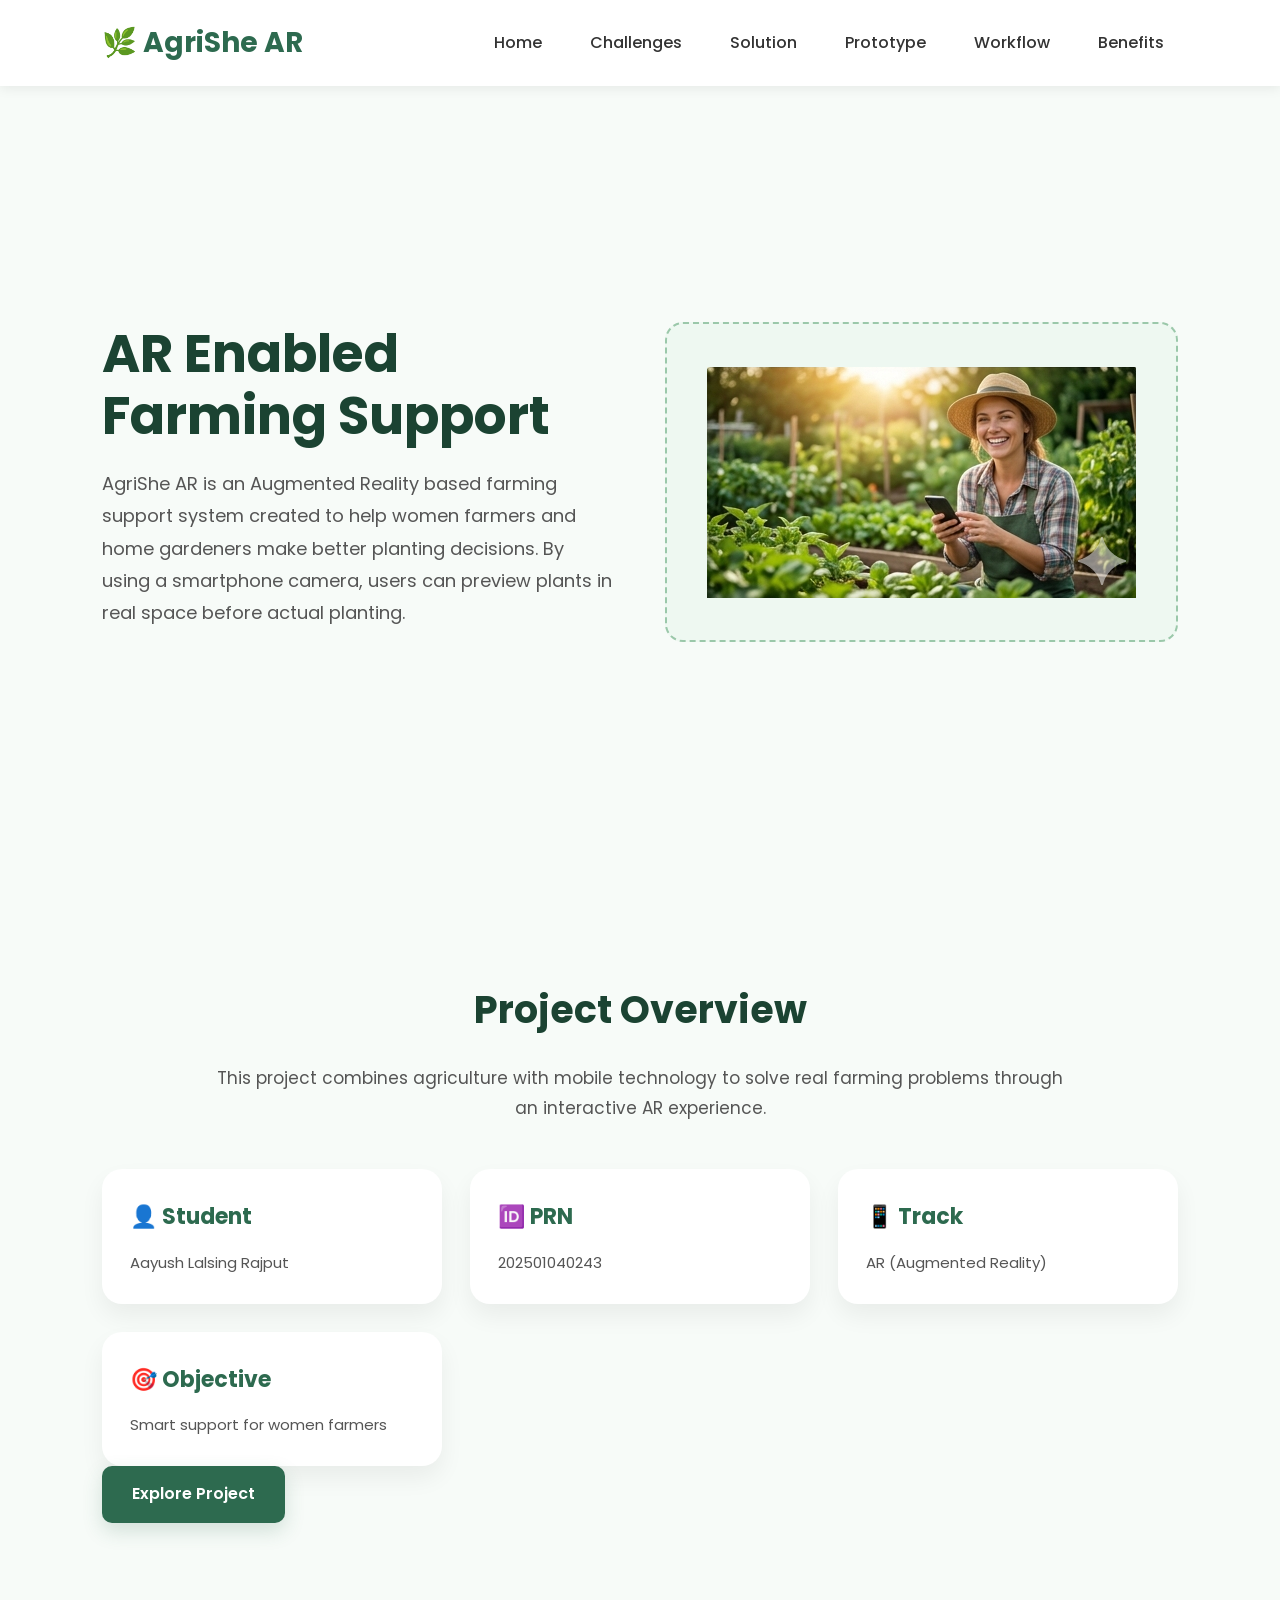
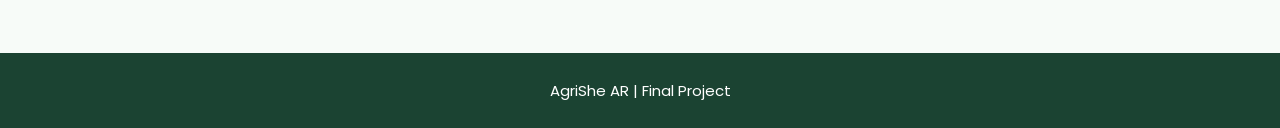
<file: index.html>
<!DOCTYPE html>
<html lang="en">

<head>
    <meta charset="UTF-8">
    <meta name="viewport" content="width=device-width, initial-scale=1.0">
    <title>AgriShe AR</title>
    <link rel="stylesheet" href="style.css">
    <link href="https://fonts.googleapis.com/css2?family=Poppins:wght@300;400;600;700&display=swap" rel="stylesheet">
</head>

<body>

    <header>
        <nav>
            <div class="logo">🌿 AgriShe AR</div>
            <ul>
                <li><a href="index.html">Home</a></li>
                <li><a href="problem.html">Challenges</a></li>
                <li><a href="solution.html">Solution</a></li>
                <li><a href="prototype.html">Prototype</a></li>
                <li><a href="working.html">Workflow</a></li>
                <li><a href="benefits.html">Benefits</a></li>
            </ul>
        </nav>
    </header>

    <section class="hero">
        <div class="left">
            <h1>AR Enabled Farming Support</h1>
            <p>
                AgriShe AR is an Augmented Reality based farming support system created to help women farmers and home
                gardeners make better planting decisions. By using a smartphone camera, users can preview plants in real
                space before actual planting.
            </p>
            
        </div>

        <div class="right">
            <div class="image-box">
                <img src="Screenshot 2026-04-20 184114.png" alt="">
              
            </div>
        </div>
    </section>

    <section class="section">
        <h2>Project Overview</h2>
        <p class="section-intro">
            This project combines agriculture with mobile technology to solve real farming problems through an
            interactive AR experience.
        </p>

        <div class="grid">
            <div class="card">
                <h3>👤 Student</h3>
                <p>Aayush Lalsing Rajput</p>
            </div>

            <div class="card">
                <h3>🆔 PRN</h3>
                <p>202501040243</p>
            </div>

            <div class="card">
                <h3>📱 Track</h3>
                <p>AR (Augmented Reality)</p>
            </div>

            <div class="card">
                <h3>🎯 Objective</h3>
                <p>Smart support for women farmers</p>
            </div>
        </div>
          <a href="problem.html" class="btn">Explore Project</a>
    </section>

    <footer>
        <p>AgriShe AR | Final Project</p>
    </footer>

</body>

</html>
</file>
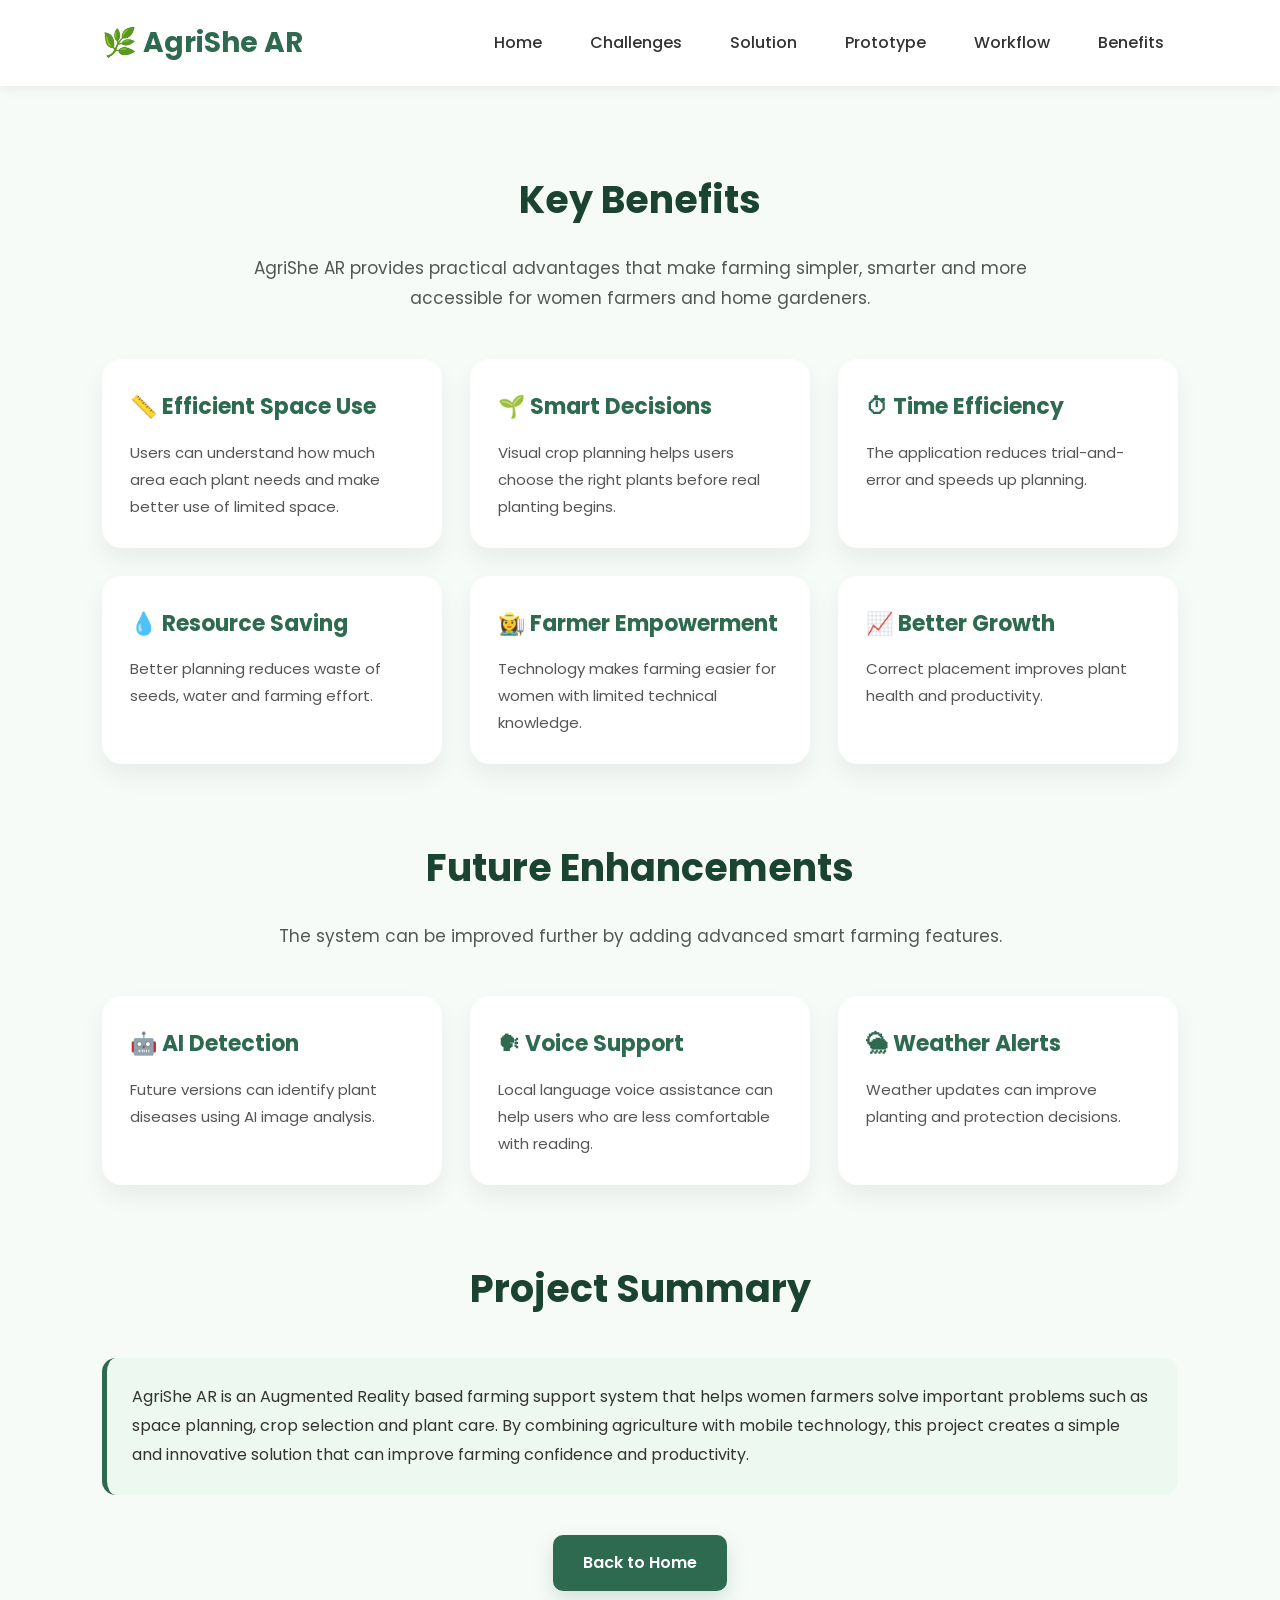
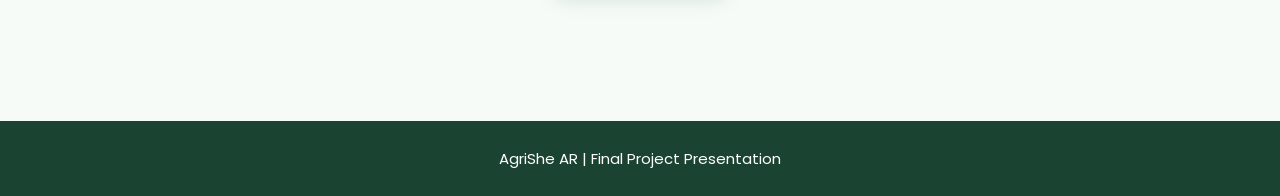
<file: benefits.html>
<!DOCTYPE html>
<html lang="en">
<head>
<meta charset="UTF-8">
<meta name="viewport" content="width=device-width, initial-scale=1.0">
<title>AgriShe AR - Benefits</title>
<link rel="stylesheet" href="style.css">
<link href="https://fonts.googleapis.com/css2?family=Poppins:wght@300;400;600;700&display=swap" rel="stylesheet">
</head>
<body>

<header>
<nav>
<div class="logo">🌿 AgriShe AR</div>
<ul>
<li><a href="index.html">Home</a></li>
<li><a href="problem.html">Challenges</a></li>
<li><a href="solution.html">Solution</a></li>
<li><a href="prototype.html">Prototype</a></li>
<li><a href="working.html">Workflow</a></li>
<li><a href="benefits.html">Benefits</a></li>
</ul>
</nav>
</header>

<section class="section">

<h2>Key Benefits</h2>
<p class="section-intro">
AgriShe AR provides practical advantages that make farming simpler, smarter and more accessible for women farmers and home gardeners.
</p>

<div class="grid">

<div class="card">
<h3>📏 Efficient Space Use</h3>
<p>
Users can understand how much area each plant needs and make better use of limited space.
</p>
</div>

<div class="card">
<h3>🌱 Smart Decisions</h3>
<p>
Visual crop planning helps users choose the right plants before real planting begins.
</p>
</div>

<div class="card">
<h3>⏱ Time Efficiency</h3>
<p>
The application reduces trial-and-error and speeds up planning.
</p>
</div>

<div class="card">
<h3>💧 Resource Saving</h3>
<p>
Better planning reduces waste of seeds, water and farming effort.
</p>
</div>

<div class="card">
<h3>👩‍🌾 Farmer Empowerment</h3>
<p>
Technology makes farming easier for women with limited technical knowledge.
</p>
</div>

<div class="card">
<h3>📈 Better Growth</h3>
<p>
Correct placement improves plant health and productivity.
</p>
</div>

</div>

<h2 style="margin-top:70px;">Future Enhancements</h2>
<p class="section-intro">
The system can be improved further by adding advanced smart farming features.
</p>

<div class="grid">

<div class="card">
<h3>🤖 AI Detection</h3>
<p>
Future versions can identify plant diseases using AI image analysis.
</p>
</div>

<div class="card">
<h3>🗣 Voice Support</h3>
<p>
Local language voice assistance can help users who are less comfortable with reading.
</p>
</div>

<div class="card">
<h3>🌦 Weather Alerts</h3>
<p>
Weather updates can improve planting and protection decisions.
</p>
</div>

</div>

<h2 style="margin-top:70px;">Project Summary</h2>

<div class="highlight">
AgriShe AR is an Augmented Reality based farming support system that helps women farmers solve important problems such as space planning, crop selection and plant care. By combining agriculture with mobile technology, this project creates a simple and innovative solution that can improve farming confidence and productivity.
</div>

<div style="text-align:center; margin-top:40px;">
<a href="index.html" class="btn">Back to Home</a>
</div>

</section>

<footer>
<p>AgriShe AR | Final Project Presentation</p>
</footer>

</body>
</html>
</file>
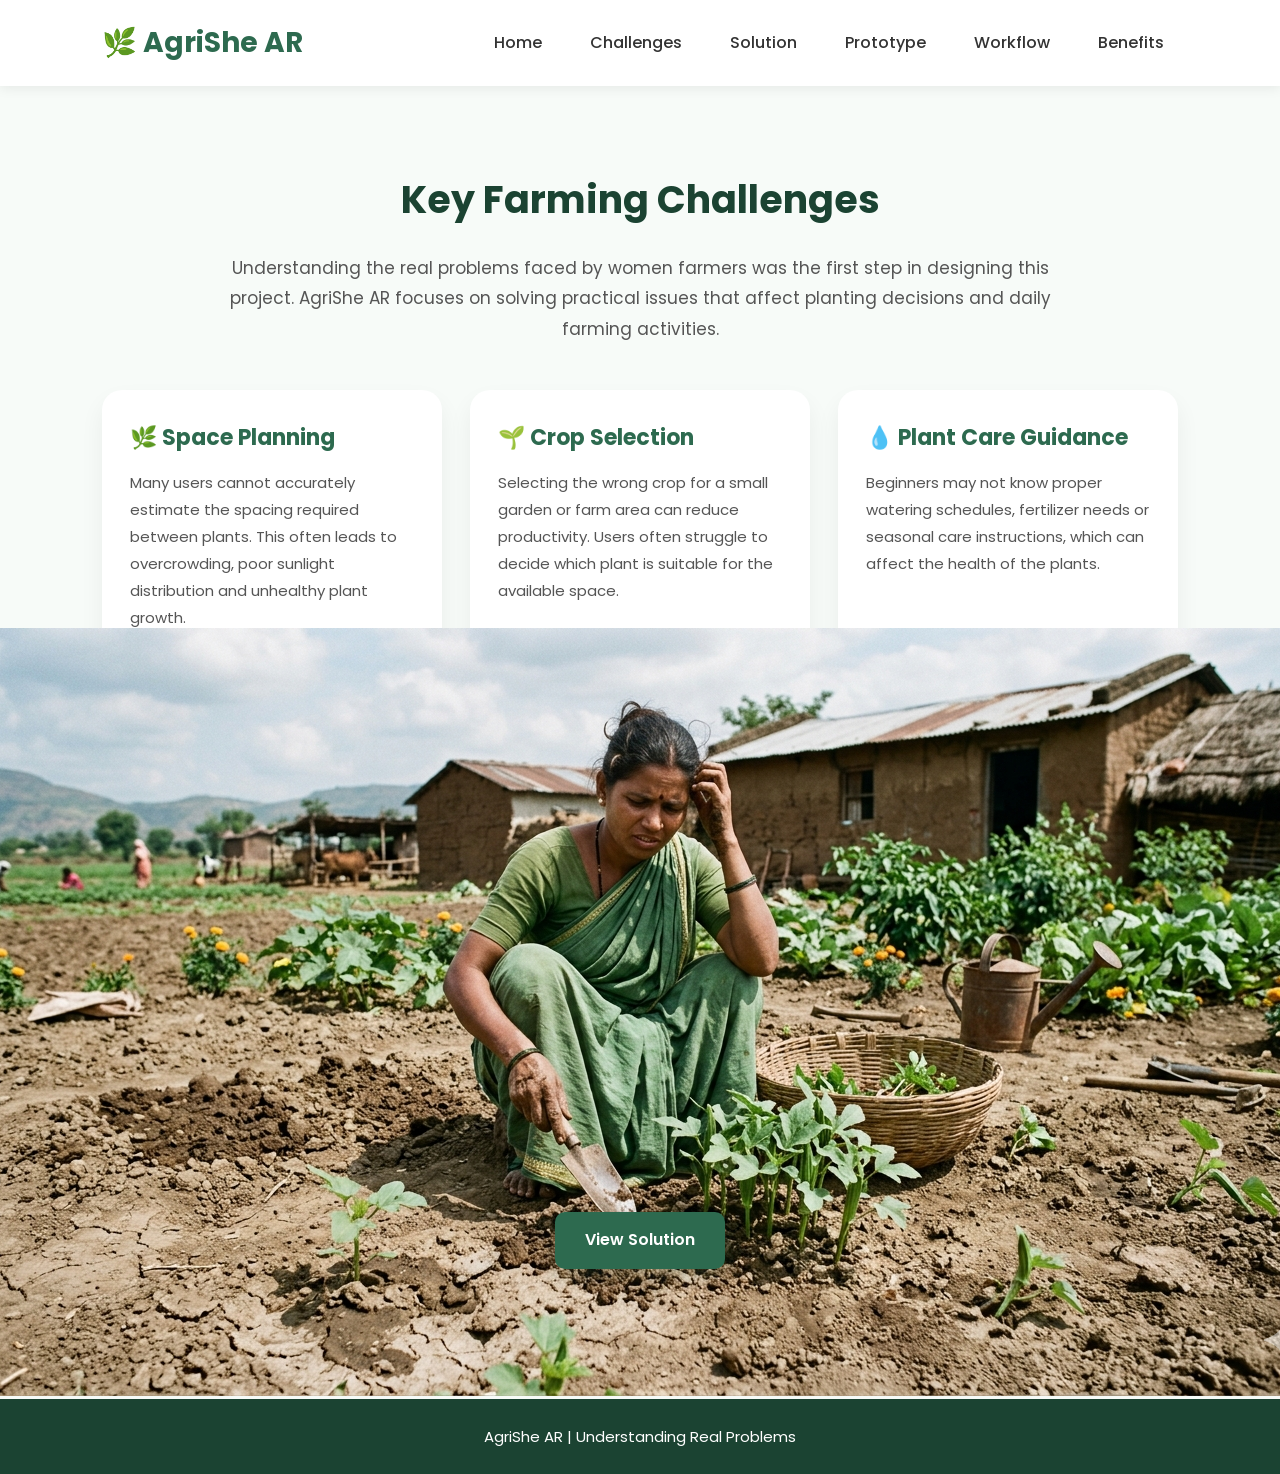
<file: problem.html>
<!DOCTYPE html>
<html lang="en">
<head>
<meta charset="UTF-8">
<meta name="viewport" content="width=device-width, initial-scale=1.0">
<title>AgriShe AR - Challenges</title>
<link rel="stylesheet" href="style.css">
<link href="https://fonts.googleapis.com/css2?family=Poppins:wght@300;400;600;700&display=swap" rel="stylesheet">
</head>
<body>

<header>
<nav>
<div class="logo">🌿 AgriShe AR</div>
<ul>
<li><a href="index.html">Home</a></li>
<li><a href="problem.html">Challenges</a></li>
<li><a href="solution.html">Solution</a></li>
<li><a href="prototype.html">Prototype</a></li>
<li><a href="working.html">Workflow</a></li>
<li><a href="benefits.html">Benefits</a></li>
</ul>
</nav>
</header>

<section class="section">

<h2>Key Farming Challenges</h2>
<p class="section-intro">
Understanding the real problems faced by women farmers was the first step in designing this project. AgriShe AR focuses on solving practical issues that affect planting decisions and daily farming activities.
</p>

<div class="grid">

<div class="card">
<h3>🌿 Space Planning</h3>
<p>
Many users cannot accurately estimate the spacing required between plants. This often leads to overcrowding, poor sunlight distribution and unhealthy plant growth.
</p>
</div>

<div class="card">
<h3>🌱 Crop Selection</h3>
<p>
Selecting the wrong crop for a small garden or farm area can reduce productivity. Users often struggle to decide which plant is suitable for the available space.
</p>
</div>

<div class="card">
<h3>💧 Plant Care Guidance</h3>
<p>
Beginners may not know proper watering schedules, fertilizer needs or seasonal care instructions, which can affect the health of the plants.
</p>
</div>

</div>

<div class="highlight">
<b>Why this matters:</b> These challenges reduce confidence, waste resources and make farming more difficult for women who manage agricultural tasks daily.
</div>

<div class="right" style="margin-top:50px;">
<div class="image-box">
<img src="PROBLEM IMAGE (REAL STRUGGLE).png" alt="">
</div>
</div>

<div style="text-align:center; margin-top:40px;">
<a href="solution.html" class="btn">View Solution</a>
</div>

</section>

<footer>
<p>AgriShe AR | Understanding Real Problems</p>
</footer>

</body>
</html>
</file>
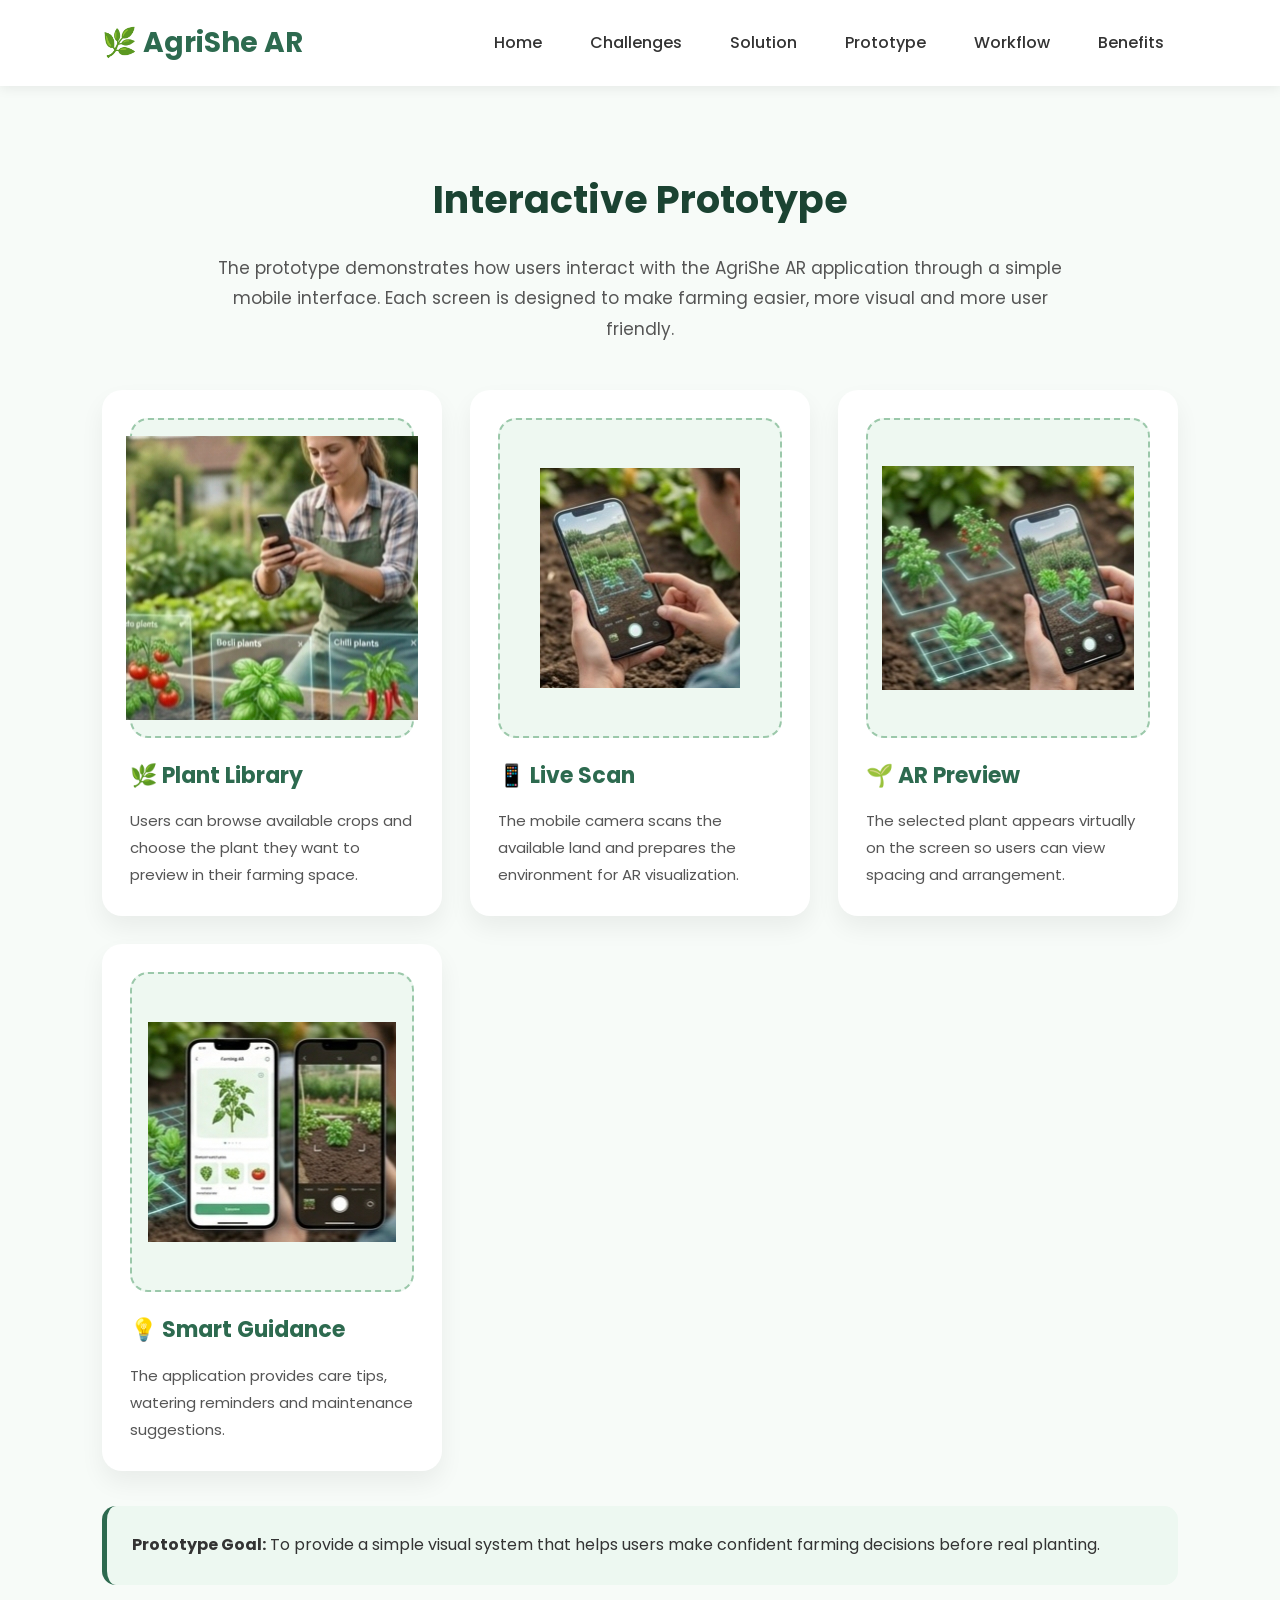
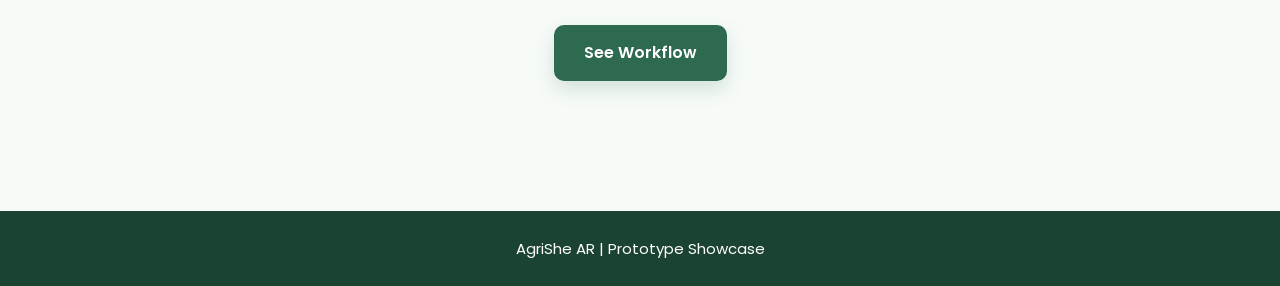
<file: prototype.html>
<!DOCTYPE html>
<html lang="en">
<head>
<meta charset="UTF-8">
<meta name="viewport" content="width=device-width, initial-scale=1.0">
<title>AgriShe AR - Prototype</title>
<link rel="stylesheet" href="style.css">
<link href="https://fonts.googleapis.com/css2?family=Poppins:wght@300;400;600;700&display=swap" rel="stylesheet">
</head>
<body>

<header>
<nav>
<div class="logo">🌿 AgriShe AR</div>
<ul>
<li><a href="index.html">Home</a></li>
<li><a href="problem.html">Challenges</a></li>
<li><a href="solution.html">Solution</a></li>
<li><a href="prototype.html">Prototype</a></li>
<li><a href="working.html">Workflow</a></li>
<li><a href="benefits.html">Benefits</a></li>
</ul>
</nav>
</header>

<section class="section">

<h2>Interactive Prototype</h2>
<p class="section-intro">
The prototype demonstrates how users interact with the AgriShe AR application through a simple mobile interface. Each screen is designed to make farming easier, more visual and more user friendly.
</p>

<div class="grid">

<div class="card">
<div class="image-box">
<img src="img1.jpeg" alt="">
</div>
<h3>🌿 Plant Library</h3>
<p>
Users can browse available crops and choose the plant they want to preview in their farming space.
</p>
</div>

<div class="card">
<div class="image-box">
<img src="img2.jpeg" alt="">
</div>
<h3>📱 Live Scan</h3>
<p>
The mobile camera scans the available land and prepares the environment for AR visualization.
</p>
</div>

<div class="card">
<div class="image-box">
<img src="img3.jpeg" alt="">
</div>
<h3>🌱 AR Preview</h3>
<p>
The selected plant appears virtually on the screen so users can view spacing and arrangement.
</p>
</div>

<div class="card">
<div class="image-box">
<img src="img4.jpeg" alt="">
</div>
<h3>💡 Smart Guidance</h3>
<p>
The application provides care tips, watering reminders and maintenance suggestions.
</p>
</div>

</div>

<div class="highlight">
<b>Prototype Goal:</b> To provide a simple visual system that helps users make confident farming decisions before real planting.
</div>

<div style="text-align:center; margin-top:40px;">
<a href="working.html" class="btn">See Workflow</a>
</div>

</section>

<footer>
<p>AgriShe AR | Prototype Showcase</p>
</footer>

</body>
</html>
</file>
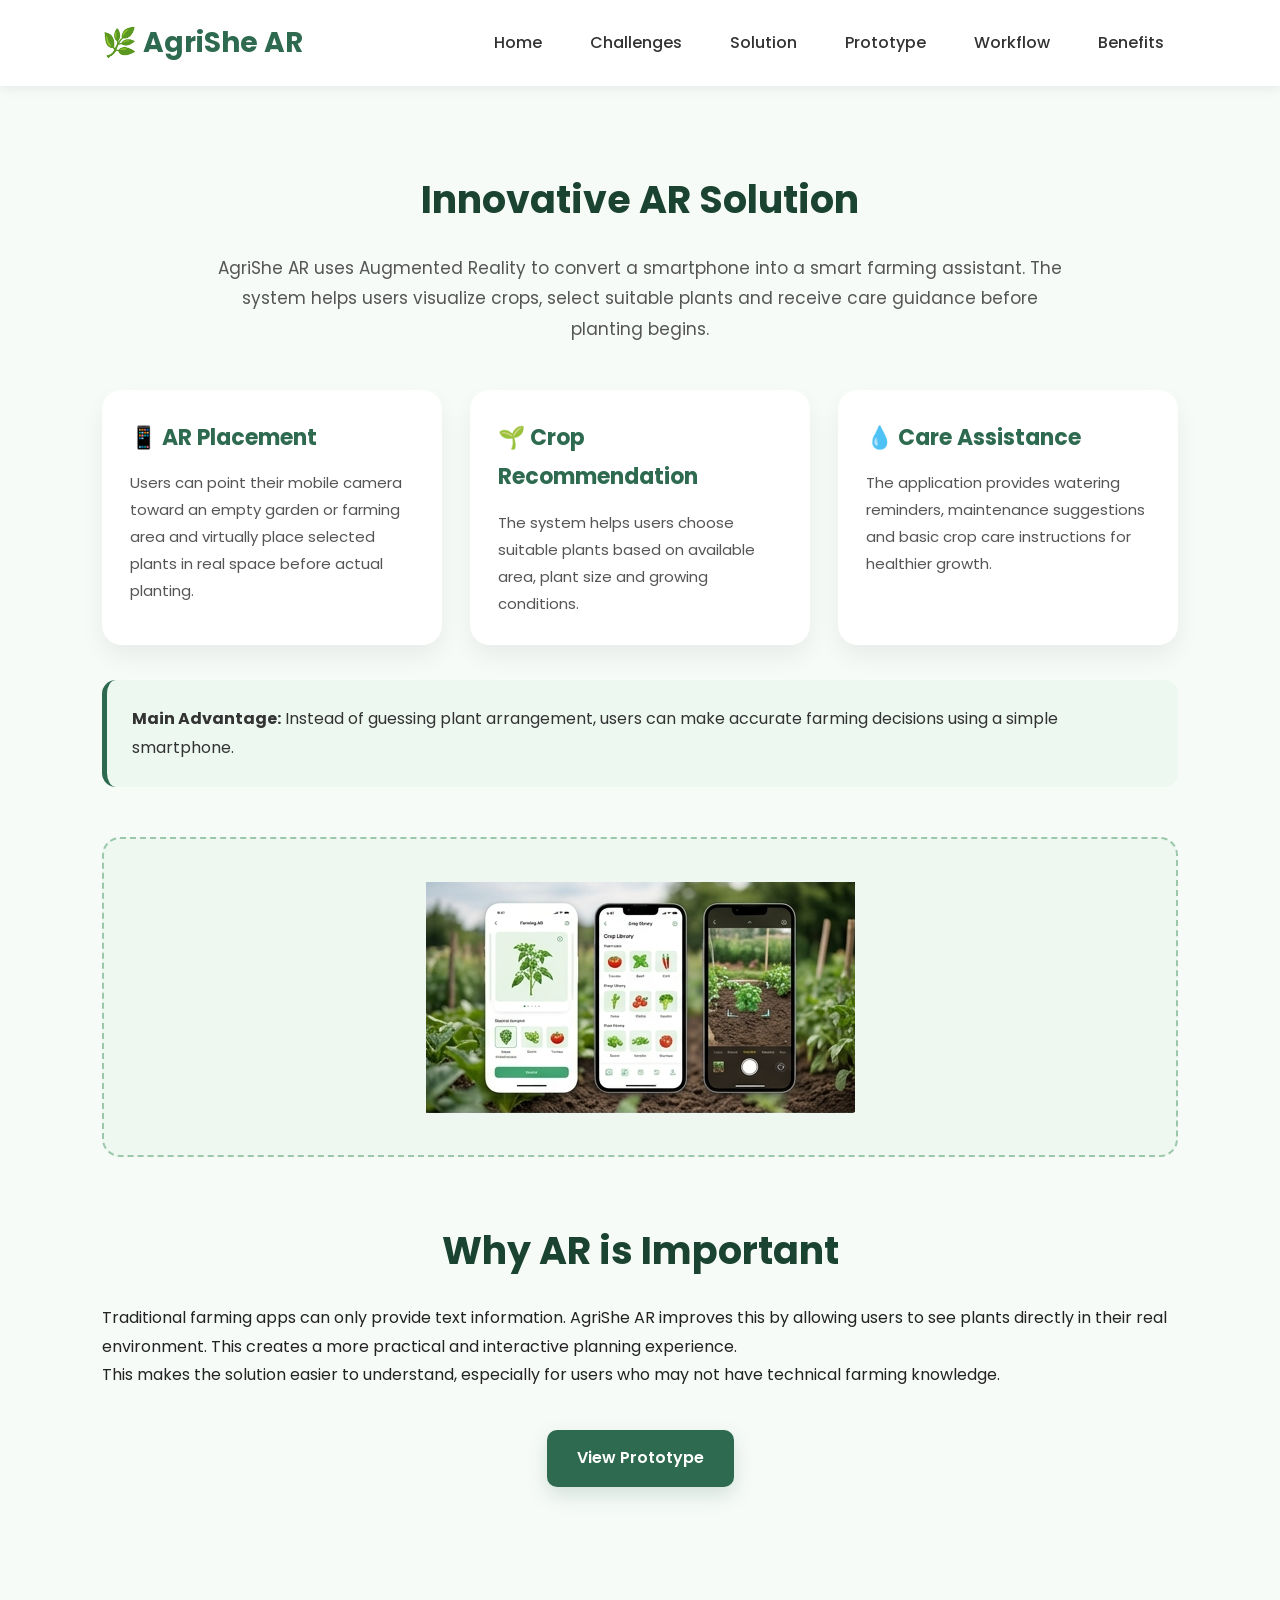
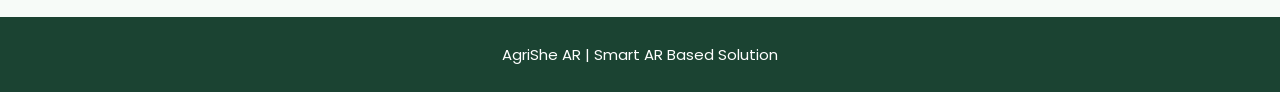
<file: solution.html>
<!DOCTYPE html>
<html lang="en">
<head>
<meta charset="UTF-8">
<meta name="viewport" content="width=device-width, initial-scale=1.0">
<title>AgriShe AR - Solution</title>
<link rel="stylesheet" href="style.css">
<link href="https://fonts.googleapis.com/css2?family=Poppins:wght@300;400;600;700&display=swap" rel="stylesheet">
</head>
<body>

<header>
<nav>
<div class="logo">🌿 AgriShe AR</div>
<ul>
<li><a href="index.html">Home</a></li>
<li><a href="problem.html">Challenges</a></li>
<li><a href="solution.html">Solution</a></li>
<li><a href="prototype.html">Prototype</a></li>
<li><a href="working.html">Workflow</a></li>
<li><a href="benefits.html">Benefits</a></li>
</ul>
</nav>
</header>

<section class="section">

<h2>Innovative AR Solution</h2>
<p class="section-intro">
AgriShe AR uses Augmented Reality to convert a smartphone into a smart farming assistant. The system helps users visualize crops, select suitable plants and receive care guidance before planting begins.
</p>

<div class="grid">

<div class="card">
<h3>📱 AR Placement</h3>
<p>
Users can point their mobile camera toward an empty garden or farming area and virtually place selected plants in real space before actual planting.
</p>
</div>

<div class="card">
<h3>🌱 Crop Recommendation</h3>
<p>
The system helps users choose suitable plants based on available area, plant size and growing conditions.
</p>
</div>

<div class="card">
<h3>💧 Care Assistance</h3>
<p>
The application provides watering reminders, maintenance suggestions and basic crop care instructions for healthier growth.
</p>
</div>

</div>

<div class="highlight">
<b>Main Advantage:</b> Instead of guessing plant arrangement, users can make accurate farming decisions using a simple smartphone.
</div>

<div class="right" style="margin-top:50px;">
<div class="image-box">
<img src="img5.png" alt="">
</div>
</div>

<h2 style="margin-top:60px;">Why AR is Important</h2>

<p>
Traditional farming apps can only provide text information. AgriShe AR improves this by allowing users to see plants directly in their real environment. This creates a more practical and interactive planning experience.
</p>

<p>
This makes the solution easier to understand, especially for users who may not have technical farming knowledge.
</p>

<div style="text-align:center; margin-top:40px;">
<a href="prototype.html" class="btn">View Prototype</a>
</div>

</section>

<footer>
<p>AgriShe AR | Smart AR Based Solution</p>
</footer>

</body>
</html>
</file>
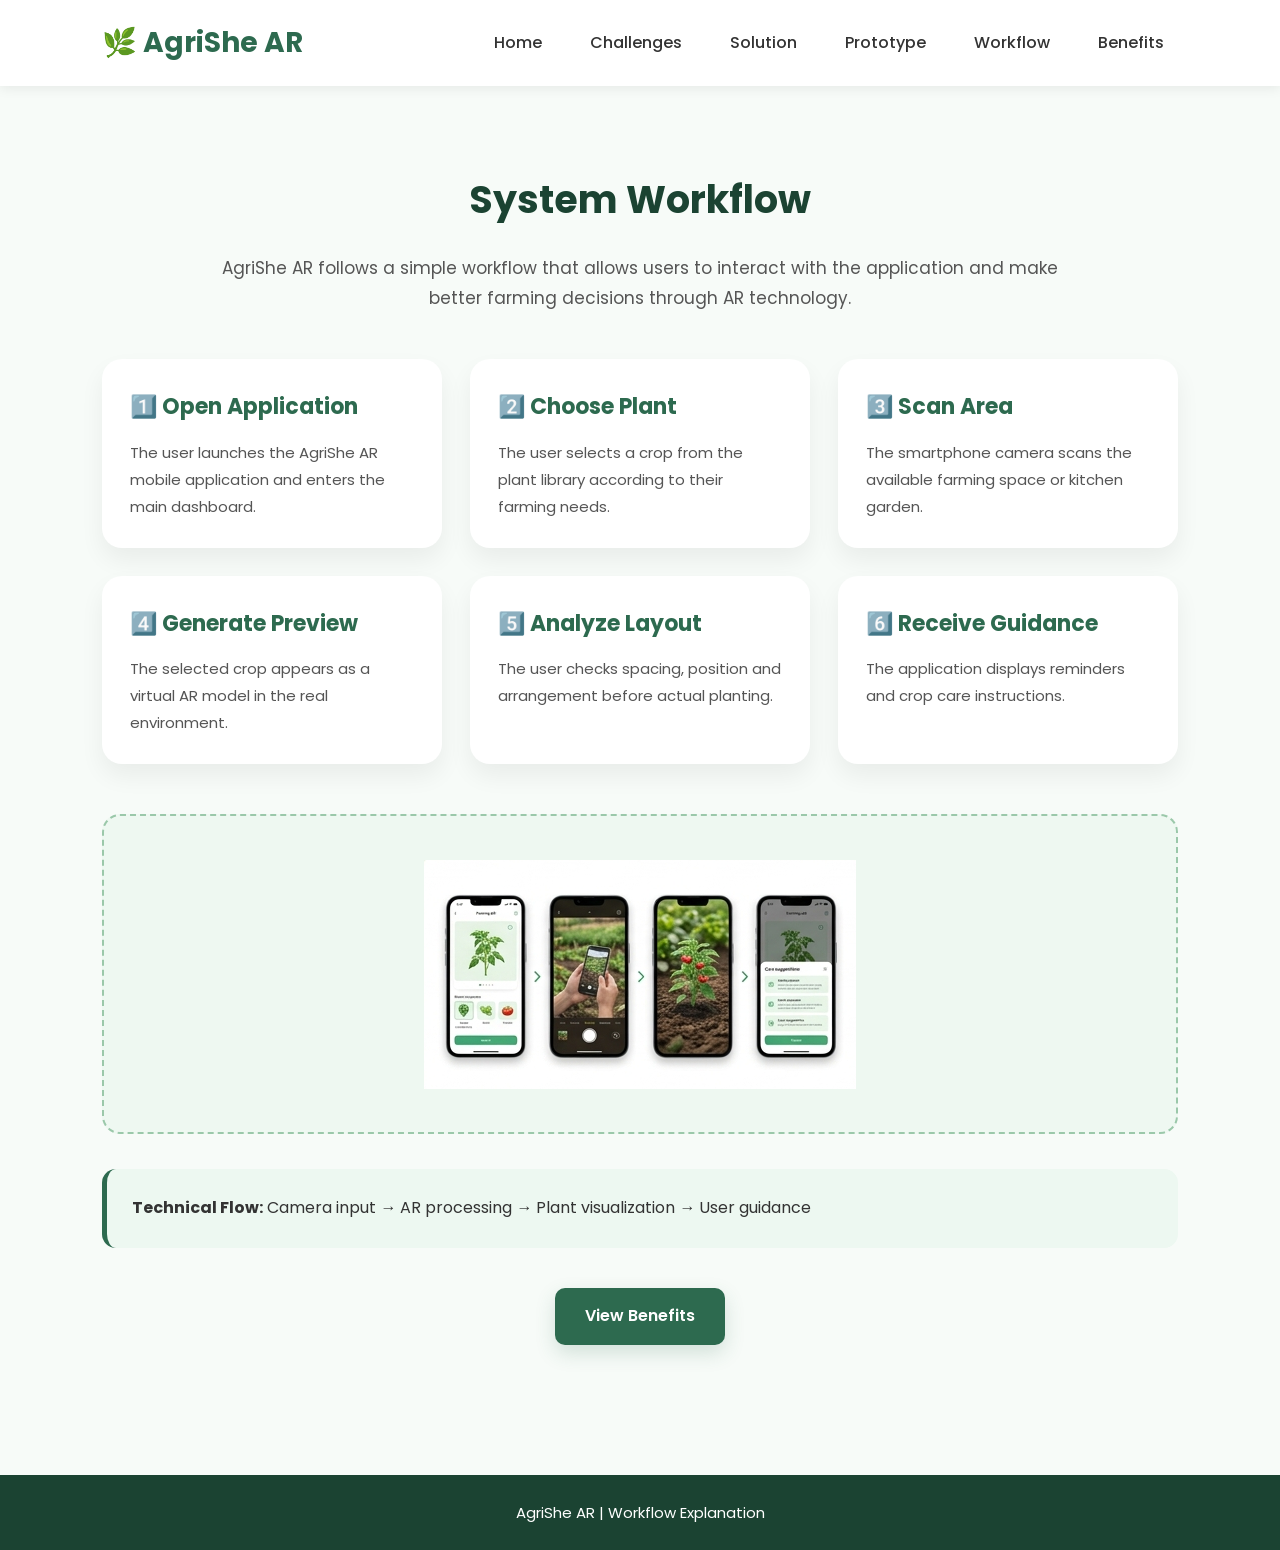
<file: working.html>
<!DOCTYPE html>
<html lang="en">
<head>
<meta charset="UTF-8">
<meta name="viewport" content="width=device-width, initial-scale=1.0">
<title>AgriShe AR - Workflow</title>
<link rel="stylesheet" href="style.css">
<link href="https://fonts.googleapis.com/css2?family=Poppins:wght@300;400;600;700&display=swap" rel="stylesheet">
</head>
<body>

<header>
<nav>
<div class="logo">🌿 AgriShe AR</div>
<ul>
<li><a href="index.html">Home</a></li>
<li><a href="problem.html">Challenges</a></li>
<li><a href="solution.html">Solution</a></li>
<li><a href="prototype.html">Prototype</a></li>
<li><a href="working.html">Workflow</a></li>
<li><a href="benefits.html">Benefits</a></li>
</ul>
</nav>
</header>

<section class="section">

<h2>System Workflow</h2>
<p class="section-intro">
AgriShe AR follows a simple workflow that allows users to interact with the application and make better farming decisions through AR technology.
</p>

<div class="grid">

<div class="card">
<h3>1️⃣ Open Application</h3>
<p>
The user launches the AgriShe AR mobile application and enters the main dashboard.
</p>
</div>

<div class="card">
<h3>2️⃣ Choose Plant</h3>
<p>
The user selects a crop from the plant library according to their farming needs.
</p>
</div>

<div class="card">
<h3>3️⃣ Scan Area</h3>
<p>
The smartphone camera scans the available farming space or kitchen garden.
</p>
</div>

<div class="card">
<h3>4️⃣ Generate Preview</h3>
<p>
The selected crop appears as a virtual AR model in the real environment.
</p>
</div>

<div class="card">
<h3>5️⃣ Analyze Layout</h3>
<p>
The user checks spacing, position and arrangement before actual planting.
</p>
</div>

<div class="card">
<h3>6️⃣ Receive Guidance</h3>
<p>
The application displays reminders and crop care instructions.
</p>
</div>

</div>

<div class="right" style="margin-top:50px;">
<div class="image-box">
<img src="Screenshot 2026-04-20 184241.png" alt="">
</div>
</div>

<div class="highlight">
<b>Technical Flow:</b> Camera input → AR processing → Plant visualization → User guidance
</div>

<div style="text-align:center; margin-top:40px;">
<a href="benefits.html" class="btn">View Benefits</a>
</div>

</section>

<footer>
<p>AgriShe AR | Workflow Explanation</p>
</footer>

</body>
</html>
</file>
<file: style.css>
/* =========================
   AgriShe AR - Final Style
========================= */

*{
    margin:0;
    padding:0;
    box-sizing:border-box;
}

body{
    font-family:'Poppins',sans-serif;
    background:#f7fbf8;
    color:#222;
    line-height:1.8;
}

/* Header */
header{
    background:#ffffff;
    box-shadow:0 2px 12px rgba(0,0,0,0.08);
    position:sticky;
    top:0;
    z-index:1000;
}

nav{
    display:flex;
    justify-content:space-between;
    align-items:center;
    padding:18px 8%;
    flex-wrap:wrap;
}

.logo{
    font-size:28px;
    font-weight:700;
    color:#2d6a4f;
}

nav ul{
    list-style:none;
    display:flex;
    gap:20px;
    flex-wrap:wrap;
}

nav ul li a{
    text-decoration:none;
    color:#333;
    font-weight:500;
    padding:8px 14px;
    border-radius:8px;
    transition:0.3s;
}

nav ul li a:hover{
    background:#e9f7ee;
    color:#2d6a4f;
}

/* Hero */
.hero{
    display:flex;
    justify-content:space-between;
    align-items:center;
    gap:50px;
    padding:80px 8%;
    min-height:90vh;
    flex-wrap:wrap;
}

.left,.right{
    flex:1;
    min-width:300px;
}

.left h1{
    font-size:52px;
    color:#1b4332;
    margin-bottom:20px;
    line-height:1.2;
}

.left p{
    font-size:18px;
    color:#555;
    margin-bottom:30px;
}

/* Button */
.btn{
    display:inline-block;
    background:#2d6a4f;
    color:#fff;
    padding:14px 30px;
    text-decoration:none;
    border-radius:10px;
    font-weight:600;
    transition:0.3s;
    box-shadow:0 8px 20px rgba(45,106,79,0.18);
}

.btn:hover{
    background:#1b4332;
    transform:translateY(-3px);
}

/* Sections */
.section{
    padding:80px 8%;
}

.section h2{
    text-align:center;
    font-size:38px;
    color:#1b4332;
    margin-bottom:18px;
}

.section-intro{
    max-width:850px;
    margin:auto;
    text-align:center;
    color:#555;
    margin-bottom:45px;
    font-size:17px;
}

/* Grid */
.grid{
    display:grid;
    grid-template-columns:repeat(auto-fit,minmax(260px,1fr));
    gap:28px;
}

/* Cards */
.card{
    background:#fff;
    padding:28px;
    border-radius:20px;
    box-shadow:0 12px 25px rgba(0,0,0,0.06);
    transition:0.3s;
}

.card:hover{
    transform:translateY(-8px);
}

.card h3{
    color:#2d6a4f;
    margin-bottom:12px;
    font-size:22px;
}

.card p{
    color:#555;
    font-size:15px;
}

/* Highlight */
.highlight{
    margin-top:35px;
    background:#edf8f1;
    padding:25px;
    border-left:5px solid #2d6a4f;
    border-radius:14px;
    color:#333;
}

/* Image placeholders */
.image-box{
    width:100%;
    height:320px;
    border:2px dashed #9bc8aa;
    border-radius:18px;
    background:#eef8f1;
    display:flex;
    justify-content:center;
    align-items:center;
    text-align:center;
    color:#2d6a4f;
    font-weight:600;
    padding:20px;
    margin-bottom:18px;
}

/* Footer */
footer{
    background:#1b4332;
    color:#fff;
    text-align:center;
    padding:24px;
    margin-top:50px;
    font-size:15px;
}

/* Responsive */
@media(max-width:768px){

    .hero{
        padding:60px 6%;
    }

    .section{
        padding:60px 6%;
    }

    .left h1{
        font-size:36px;
    }

    nav{
        padding:16px 6%;
    }

    nav ul{
        gap:10px;
    }

    .image-box{
        height:240px;
    }

    .section h2{
        font-size:30px;
    }
}
</file>
